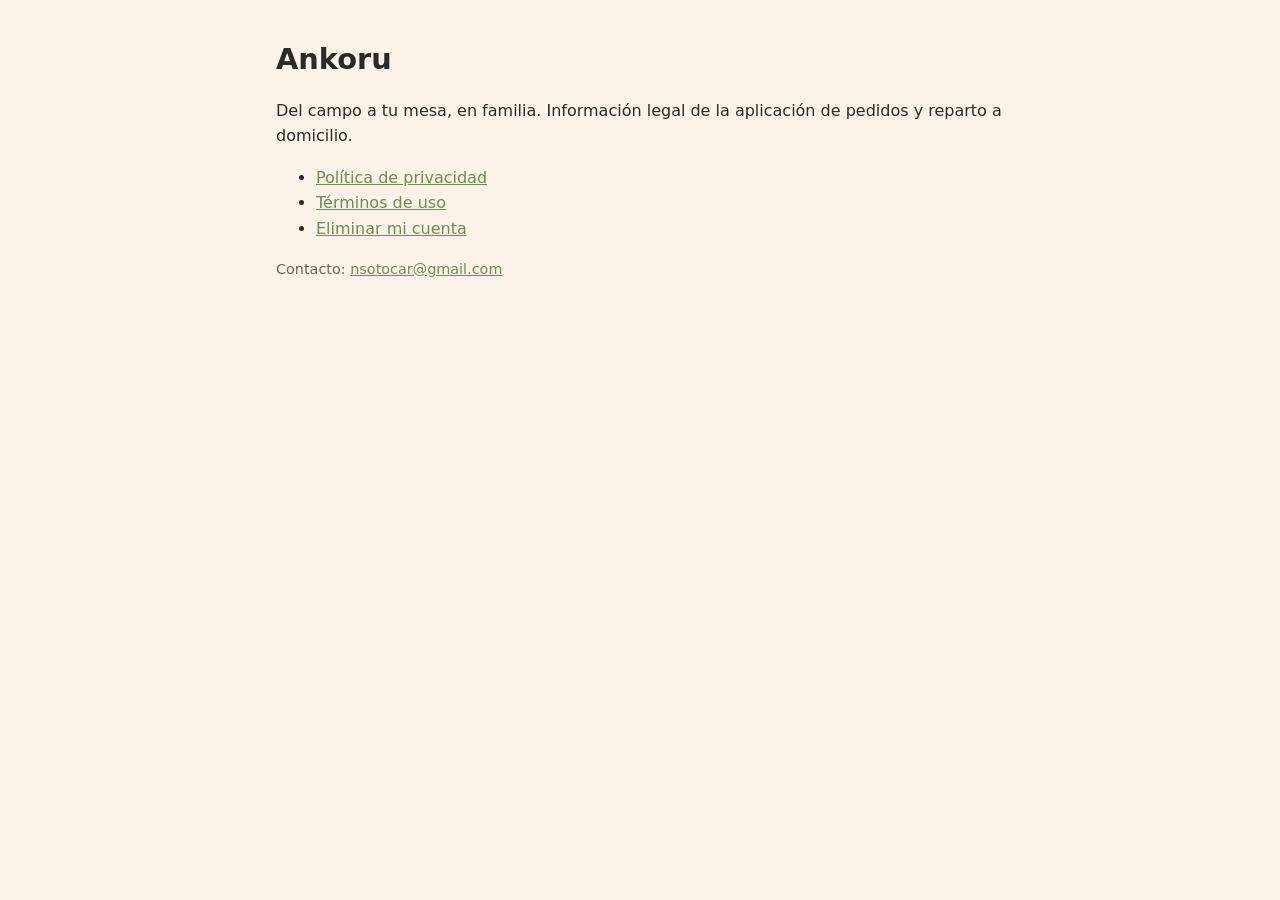
<file: index.html>
<!doctype html>
<html lang="es">
<head>
<meta charset="utf-8">
<meta name="viewport" content="width=device-width, initial-scale=1">
<title>Ankoru · Información legal</title>
<link rel="stylesheet" href="estilo.css">
</head>
<body>
<main>
<h1>Ankoru</h1>
<p>Del campo a tu mesa, en familia. Información legal de la aplicación de pedidos y reparto a domicilio.</p>
<ul>
<li><a href="privacidad.html">Política de privacidad</a></li>
<li><a href="terminos.html">Términos de uso</a></li>
<li><a href="eliminar-cuenta.html">Eliminar mi cuenta</a></li>
</ul>
<p class="meta">Contacto: <a href="mailto:nsotocar@gmail.com">nsotocar@gmail.com</a></p>
</main>
</body>
</html>
</file>
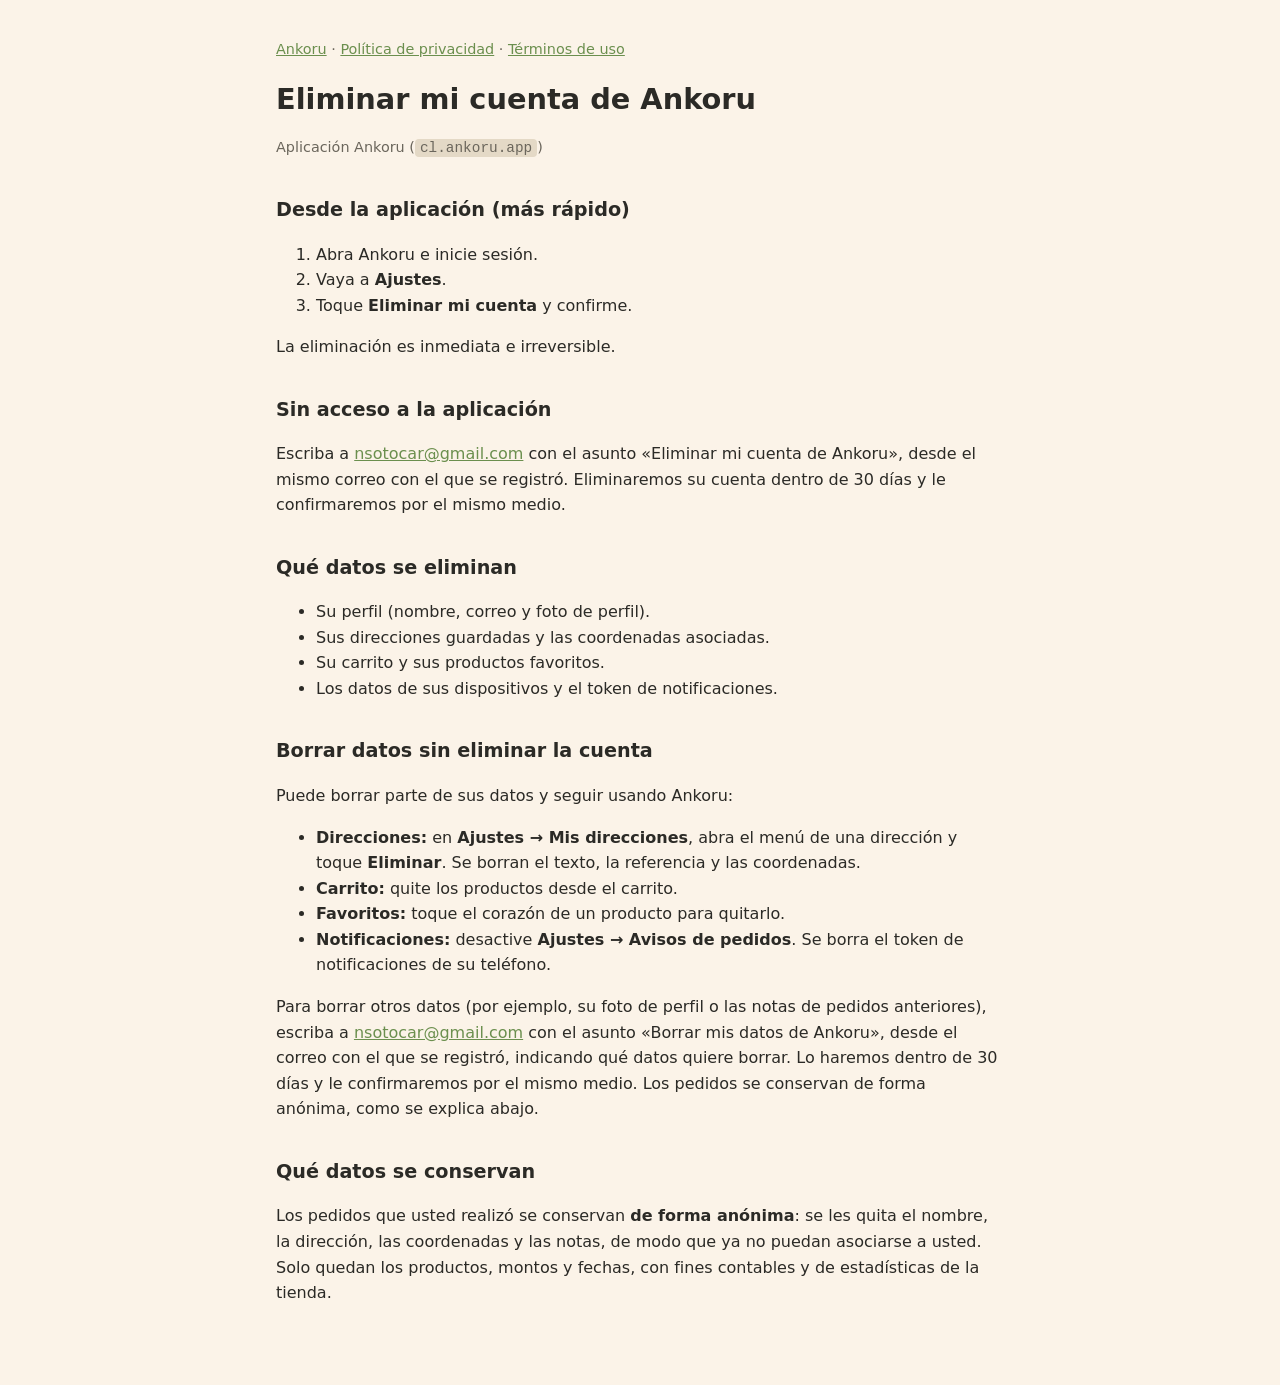
<file: eliminar-cuenta.html>
<!doctype html>
<html lang="es">
<head>
<meta charset="utf-8">
<meta name="viewport" content="width=device-width, initial-scale=1">
<title>Eliminar mi cuenta · Ankoru</title>
<link rel="stylesheet" href="estilo.css">
</head>
<body>
<main>
<p class="nav"><a href="index.html">Ankoru</a> · <a href="privacidad.html">Política de privacidad</a> · <a href="terminos.html">Términos de uso</a></p>
<h1>Eliminar mi cuenta de Ankoru</h1>
<p class="meta">Aplicación Ankoru (<code>cl.ankoru.app</code>)</p>

<h2>Desde la aplicación (más rápido)</h2>
<ol>
<li>Abra Ankoru e inicie sesión.</li>
<li>Vaya a <strong>Ajustes</strong>.</li>
<li>Toque <strong>Eliminar mi cuenta</strong> y confirme.</li>
</ol>
<p>La eliminación es inmediata e irreversible.</p>

<h2>Sin acceso a la aplicación</h2>
<p>Escriba a <a href="mailto:nsotocar@gmail.com?subject=Eliminar%20mi%20cuenta%20de%20Ankoru">nsotocar@gmail.com</a> con el asunto «Eliminar mi cuenta de Ankoru», desde el mismo correo con el que se registró. Eliminaremos su cuenta dentro de 30 días y le confirmaremos por el mismo medio.</p>

<h2>Qué datos se eliminan</h2>
<ul>
<li>Su perfil (nombre, correo y foto de perfil).</li>
<li>Sus direcciones guardadas y las coordenadas asociadas.</li>
<li>Su carrito y sus productos favoritos.</li>
<li>Los datos de sus dispositivos y el token de notificaciones.</li>
</ul>

<h2 id="borrar-datos">Borrar datos sin eliminar la cuenta</h2>
<p>Puede borrar parte de sus datos y seguir usando Ankoru:</p>
<ul>
<li><strong>Direcciones:</strong> en <strong>Ajustes → Mis direcciones</strong>, abra el menú de una dirección y toque <strong>Eliminar</strong>. Se borran el texto, la referencia y las coordenadas.</li>
<li><strong>Carrito:</strong> quite los productos desde el carrito.</li>
<li><strong>Favoritos:</strong> toque el corazón de un producto para quitarlo.</li>
<li><strong>Notificaciones:</strong> desactive <strong>Ajustes → Avisos de pedidos</strong>. Se borra el token de notificaciones de su teléfono.</li>
</ul>
<p>Para borrar otros datos (por ejemplo, su foto de perfil o las notas de pedidos anteriores), escriba a <a href="mailto:nsotocar@gmail.com?subject=Borrar%20mis%20datos%20de%20Ankoru">nsotocar@gmail.com</a> con el asunto «Borrar mis datos de Ankoru», desde el correo con el que se registró, indicando qué datos quiere borrar. Lo haremos dentro de 30 días y le confirmaremos por el mismo medio. Los pedidos se conservan de forma anónima, como se explica abajo.</p>

<h2>Qué datos se conservan</h2>
<p>Los pedidos que usted realizó se conservan <strong>de forma anónima</strong>: se les quita el nombre, la dirección, las coordenadas y las notas, de modo que ya no puedan asociarse a usted. Solo quedan los productos, montos y fechas, con fines contables y de estadísticas de la tienda.</p>
</main>
</body>
</html>
</file>
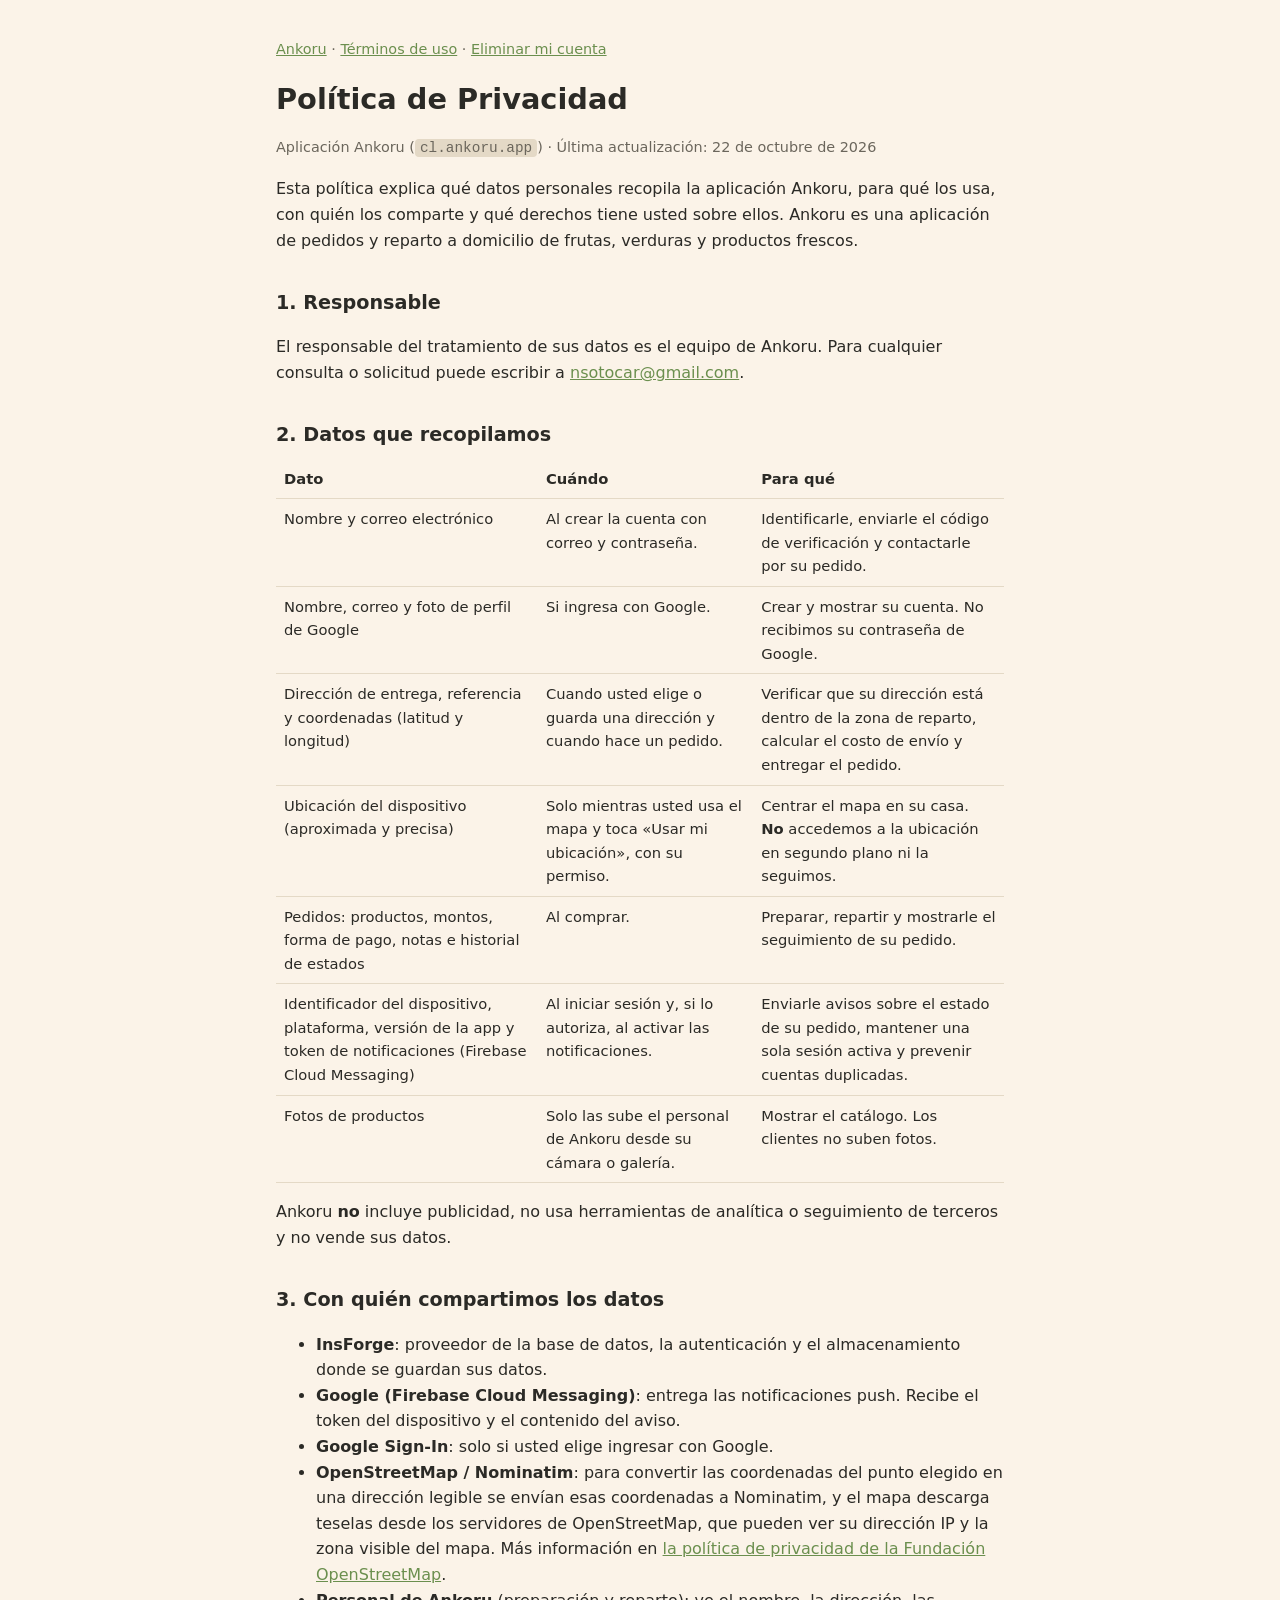
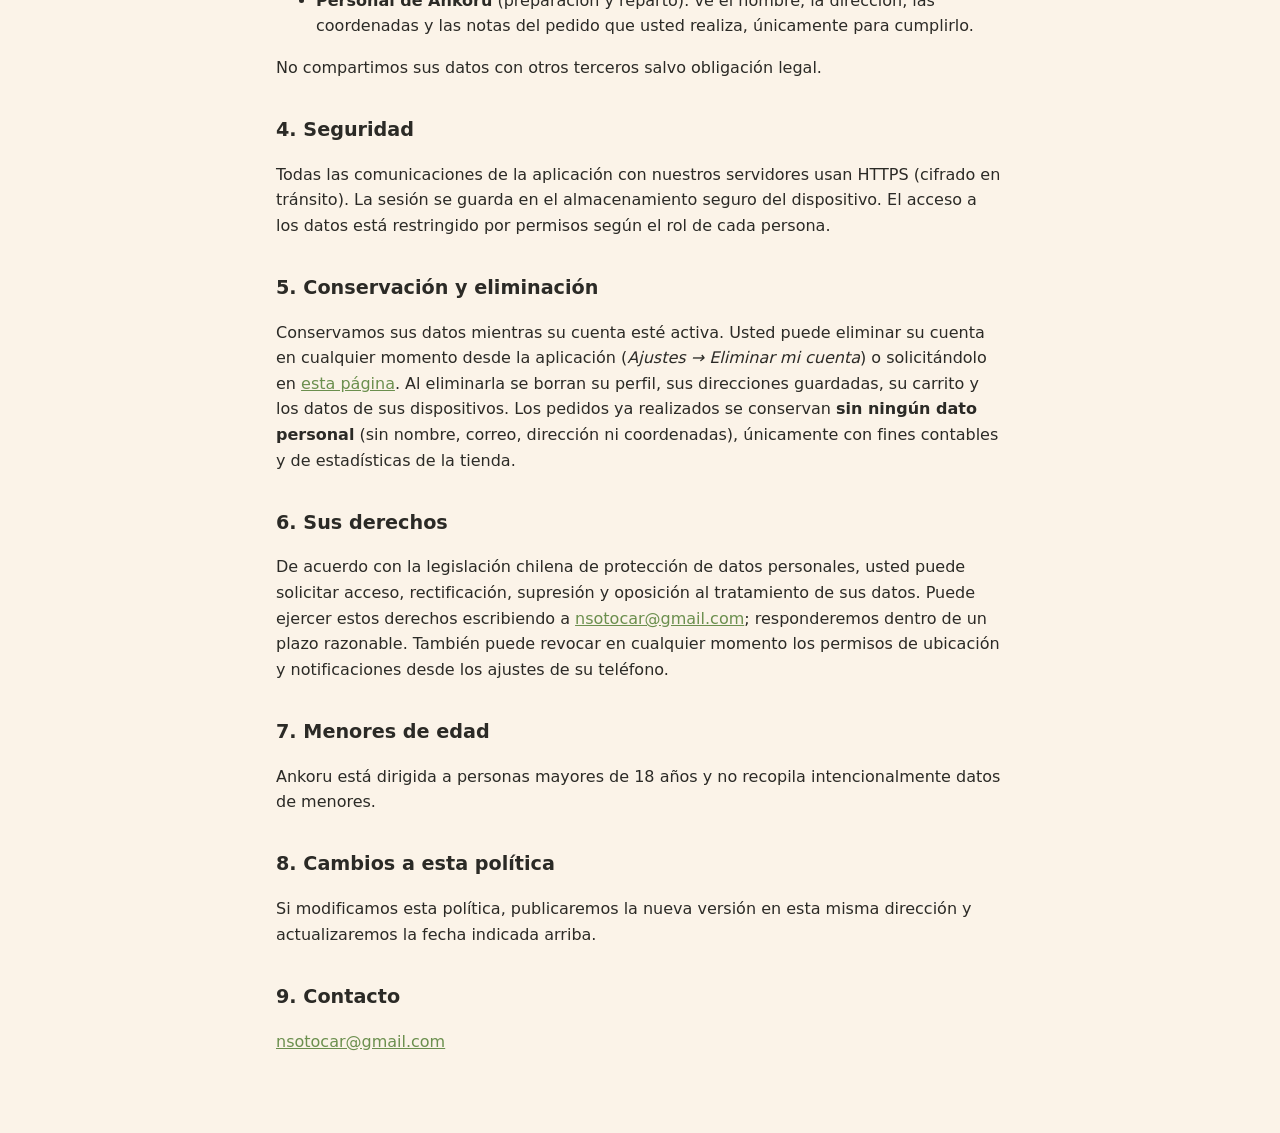
<file: privacidad.html>
<!doctype html>
<html lang="es">
<head>
<meta charset="utf-8">
<meta name="viewport" content="width=device-width, initial-scale=1">
<title>Política de Privacidad · Ankoru</title>
<link rel="stylesheet" href="estilo.css">
</head>
<body>
<main>
<p class="nav"><a href="index.html">Ankoru</a> · <a href="terminos.html">Términos de uso</a> · <a href="eliminar-cuenta.html">Eliminar mi cuenta</a></p>
<h1>Política de Privacidad</h1>
<p class="meta">Aplicación Ankoru (<code>cl.ankoru.app</code>) · Última actualización: 22 de octubre de 2026</p>

<p>Esta política explica qué datos personales recopila la aplicación Ankoru, para qué los usa, con quién los comparte y qué derechos tiene usted sobre ellos. Ankoru es una aplicación de pedidos y reparto a domicilio de frutas, verduras y productos frescos.</p>

<h2>1. Responsable</h2>
<p>El responsable del tratamiento de sus datos es el equipo de Ankoru. Para cualquier consulta o solicitud puede escribir a <a href="mailto:nsotocar@gmail.com">nsotocar@gmail.com</a>.</p>

<h2>2. Datos que recopilamos</h2>
<table>
<thead><tr><th>Dato</th><th>Cuándo</th><th>Para qué</th></tr></thead>
<tbody>
<tr><td>Nombre y correo electrónico</td><td>Al crear la cuenta con correo y contraseña.</td><td>Identificarle, enviarle el código de verificación y contactarle por su pedido.</td></tr>
<tr><td>Nombre, correo y foto de perfil de Google</td><td>Si ingresa con Google.</td><td>Crear y mostrar su cuenta. No recibimos su contraseña de Google.</td></tr>
<tr><td>Dirección de entrega, referencia y coordenadas (latitud y longitud)</td><td>Cuando usted elige o guarda una dirección y cuando hace un pedido.</td><td>Verificar que su dirección está dentro de la zona de reparto, calcular el costo de envío y entregar el pedido.</td></tr>
<tr><td>Ubicación del dispositivo (aproximada y precisa)</td><td>Solo mientras usted usa el mapa y toca «Usar mi ubicación», con su permiso.</td><td>Centrar el mapa en su casa. <strong>No</strong> accedemos a la ubicación en segundo plano ni la seguimos.</td></tr>
<tr><td>Pedidos: productos, montos, forma de pago, notas e historial de estados</td><td>Al comprar.</td><td>Preparar, repartir y mostrarle el seguimiento de su pedido.</td></tr>
<tr><td>Identificador del dispositivo, plataforma, versión de la app y token de notificaciones (Firebase Cloud Messaging)</td><td>Al iniciar sesión y, si lo autoriza, al activar las notificaciones.</td><td>Enviarle avisos sobre el estado de su pedido, mantener una sola sesión activa y prevenir cuentas duplicadas.</td></tr>
<tr><td>Fotos de productos</td><td>Solo las sube el personal de Ankoru desde su cámara o galería.</td><td>Mostrar el catálogo. Los clientes no suben fotos.</td></tr>
</tbody>
</table>
<p>Ankoru <strong>no</strong> incluye publicidad, no usa herramientas de analítica o seguimiento de terceros y no vende sus datos.</p>

<h2>3. Con quién compartimos los datos</h2>
<ul>
<li><strong>InsForge</strong>: proveedor de la base de datos, la autenticación y el almacenamiento donde se guardan sus datos.</li>
<li><strong>Google (Firebase Cloud Messaging)</strong>: entrega las notificaciones push. Recibe el token del dispositivo y el contenido del aviso.</li>
<li><strong>Google Sign-In</strong>: solo si usted elige ingresar con Google.</li>
<li><strong>OpenStreetMap / Nominatim</strong>: para convertir las coordenadas del punto elegido en una dirección legible se envían esas coordenadas a Nominatim, y el mapa descarga teselas desde los servidores de OpenStreetMap, que pueden ver su dirección IP y la zona visible del mapa. Más información en <a href="https://wiki.osmfoundation.org/wiki/Privacy_Policy">la política de privacidad de la Fundación OpenStreetMap</a>.</li>
<li><strong>Personal de Ankoru</strong> (preparación y reparto): ve el nombre, la dirección, las coordenadas y las notas del pedido que usted realiza, únicamente para cumplirlo.</li>
</ul>
<p>No compartimos sus datos con otros terceros salvo obligación legal.</p>

<h2>4. Seguridad</h2>
<p>Todas las comunicaciones de la aplicación con nuestros servidores usan HTTPS (cifrado en tránsito). La sesión se guarda en el almacenamiento seguro del dispositivo. El acceso a los datos está restringido por permisos según el rol de cada persona.</p>

<h2>5. Conservación y eliminación</h2>
<p>Conservamos sus datos mientras su cuenta esté activa. Usted puede eliminar su cuenta en cualquier momento desde la aplicación (<em>Ajustes → Eliminar mi cuenta</em>) o solicitándolo en <a href="eliminar-cuenta.html">esta página</a>. Al eliminarla se borran su perfil, sus direcciones guardadas, su carrito y los datos de sus dispositivos. Los pedidos ya realizados se conservan <strong>sin ningún dato personal</strong> (sin nombre, correo, dirección ni coordenadas), únicamente con fines contables y de estadísticas de la tienda.</p>

<h2>6. Sus derechos</h2>
<p>De acuerdo con la legislación chilena de protección de datos personales, usted puede solicitar acceso, rectificación, supresión y oposición al tratamiento de sus datos. Puede ejercer estos derechos escribiendo a <a href="mailto:nsotocar@gmail.com">nsotocar@gmail.com</a>; responderemos dentro de un plazo razonable. También puede revocar en cualquier momento los permisos de ubicación y notificaciones desde los ajustes de su teléfono.</p>

<h2>7. Menores de edad</h2>
<p>Ankoru está dirigida a personas mayores de 18 años y no recopila intencionalmente datos de menores.</p>

<h2>8. Cambios a esta política</h2>
<p>Si modificamos esta política, publicaremos la nueva versión en esta misma dirección y actualizaremos la fecha indicada arriba.</p>

<h2>9. Contacto</h2>
<p><a href="mailto:nsotocar@gmail.com">nsotocar@gmail.com</a></p>
</main>
</body>
</html>
</file>
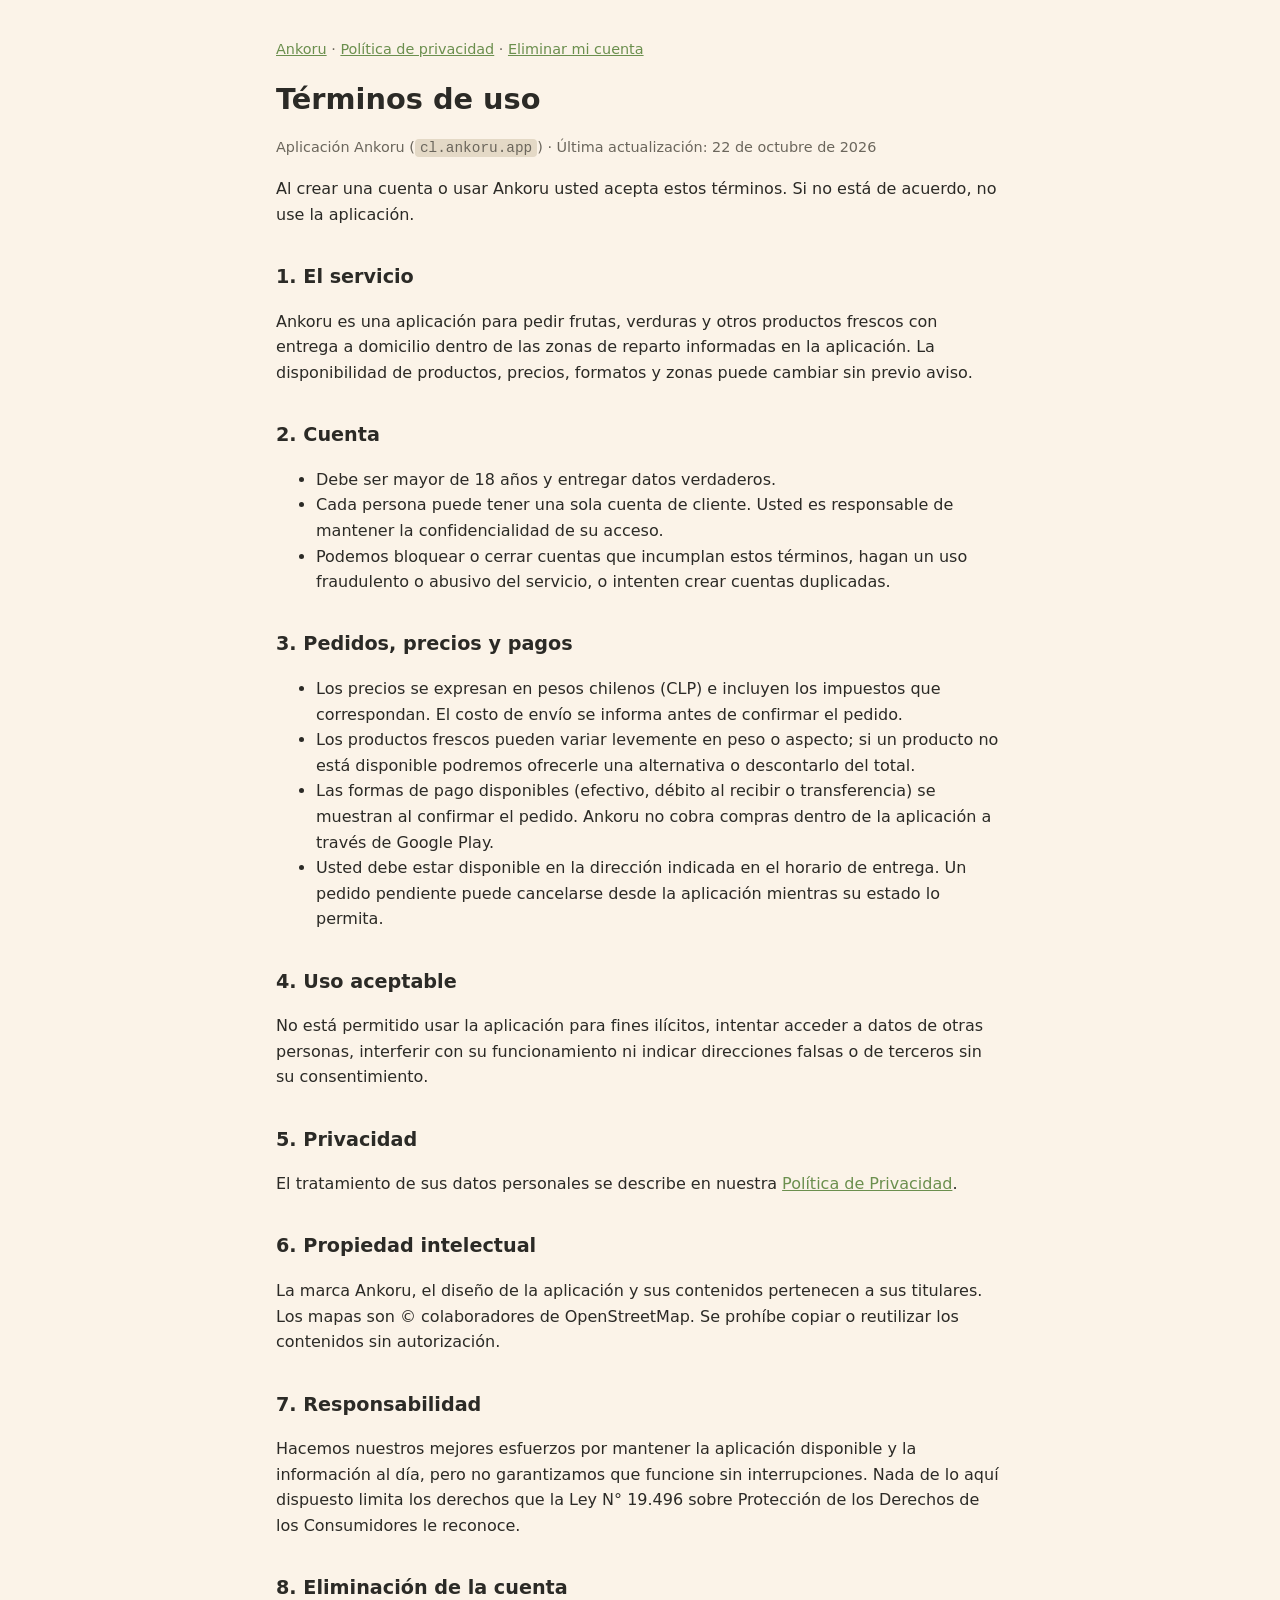
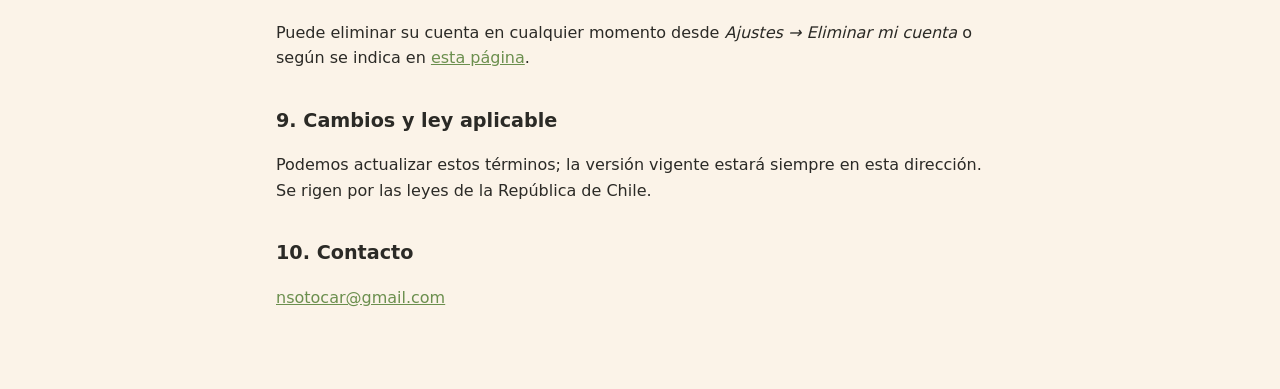
<file: terminos.html>
<!doctype html>
<html lang="es">
<head>
<meta charset="utf-8">
<meta name="viewport" content="width=device-width, initial-scale=1">
<title>Términos de uso · Ankoru</title>
<link rel="stylesheet" href="estilo.css">
</head>
<body>
<main>
<p class="nav"><a href="index.html">Ankoru</a> · <a href="privacidad.html">Política de privacidad</a> · <a href="eliminar-cuenta.html">Eliminar mi cuenta</a></p>
<h1>Términos de uso</h1>
<p class="meta">Aplicación Ankoru (<code>cl.ankoru.app</code>) · Última actualización: 22 de octubre de 2026</p>

<p>Al crear una cuenta o usar Ankoru usted acepta estos términos. Si no está de acuerdo, no use la aplicación.</p>

<h2>1. El servicio</h2>
<p>Ankoru es una aplicación para pedir frutas, verduras y otros productos frescos con entrega a domicilio dentro de las zonas de reparto informadas en la aplicación. La disponibilidad de productos, precios, formatos y zonas puede cambiar sin previo aviso.</p>

<h2>2. Cuenta</h2>
<ul>
<li>Debe ser mayor de 18 años y entregar datos verdaderos.</li>
<li>Cada persona puede tener una sola cuenta de cliente. Usted es responsable de mantener la confidencialidad de su acceso.</li>
<li>Podemos bloquear o cerrar cuentas que incumplan estos términos, hagan un uso fraudulento o abusivo del servicio, o intenten crear cuentas duplicadas.</li>
</ul>

<h2>3. Pedidos, precios y pagos</h2>
<ul>
<li>Los precios se expresan en pesos chilenos (CLP) e incluyen los impuestos que correspondan. El costo de envío se informa antes de confirmar el pedido.</li>
<li>Los productos frescos pueden variar levemente en peso o aspecto; si un producto no está disponible podremos ofrecerle una alternativa o descontarlo del total.</li>
<li>Las formas de pago disponibles (efectivo, débito al recibir o transferencia) se muestran al confirmar el pedido. Ankoru no cobra compras dentro de la aplicación a través de Google Play.</li>
<li>Usted debe estar disponible en la dirección indicada en el horario de entrega. Un pedido pendiente puede cancelarse desde la aplicación mientras su estado lo permita.</li>
</ul>

<h2>4. Uso aceptable</h2>
<p>No está permitido usar la aplicación para fines ilícitos, intentar acceder a datos de otras personas, interferir con su funcionamiento ni indicar direcciones falsas o de terceros sin su consentimiento.</p>

<h2>5. Privacidad</h2>
<p>El tratamiento de sus datos personales se describe en nuestra <a href="privacidad.html">Política de Privacidad</a>.</p>

<h2>6. Propiedad intelectual</h2>
<p>La marca Ankoru, el diseño de la aplicación y sus contenidos pertenecen a sus titulares. Los mapas son © colaboradores de OpenStreetMap. Se prohíbe copiar o reutilizar los contenidos sin autorización.</p>

<h2>7. Responsabilidad</h2>
<p>Hacemos nuestros mejores esfuerzos por mantener la aplicación disponible y la información al día, pero no garantizamos que funcione sin interrupciones. Nada de lo aquí dispuesto limita los derechos que la Ley N° 19.496 sobre Protección de los Derechos de los Consumidores le reconoce.</p>

<h2>8. Eliminación de la cuenta</h2>
<p>Puede eliminar su cuenta en cualquier momento desde <em>Ajustes → Eliminar mi cuenta</em> o según se indica en <a href="eliminar-cuenta.html">esta página</a>.</p>

<h2>9. Cambios y ley aplicable</h2>
<p>Podemos actualizar estos términos; la versión vigente estará siempre en esta dirección. Se rigen por las leyes de la República de Chile.</p>

<h2>10. Contacto</h2>
<p><a href="mailto:nsotocar@gmail.com">nsotocar@gmail.com</a></p>
</main>
</body>
</html>
</file>
<file: estilo.css>
:root {
  --fondo: #fbf3e8;
  --texto: #2b2a26;
  --suave: #6b665c;
  --acento: #6b8f4e;
  --linea: #e4d9c6;
}
@media (prefers-color-scheme: dark) {
  :root {
    --fondo: #1d1c19;
    --texto: #ece6d8;
    --suave: #a8a090;
    --acento: #9cc27b;
    --linea: #3a372f;
  }
}
* { box-sizing: border-box; }
body {
  margin: 0;
  background: var(--fondo);
  color: var(--texto);
  font: 16px/1.6 system-ui, -apple-system, "Segoe UI", Roboto, sans-serif;
}
main { max-width: 760px; margin: 0 auto; padding: 24px 16px 64px; }
h1 { font-size: 1.8rem; margin: 0.4em 0 0.2em; }
h2 { font-size: 1.2rem; margin: 1.8em 0 0.4em; }
a { color: var(--acento); }
.nav { font-size: 0.9rem; color: var(--suave); }
.meta { color: var(--suave); font-size: 0.9rem; }
code { background: var(--linea); padding: 1px 5px; border-radius: 4px; }
table { width: 100%; border-collapse: collapse; font-size: 0.92rem; }
th, td { text-align: left; vertical-align: top; padding: 8px; border-bottom: 1px solid var(--linea); }
@media (max-width: 560px) {
  table, thead, tbody, tr, th, td { display: block; }
  thead { display: none; }
  tr { border-bottom: 1px solid var(--linea); padding: 8px 0; }
  td { border: 0; padding: 2px 0; }
}
</file>
